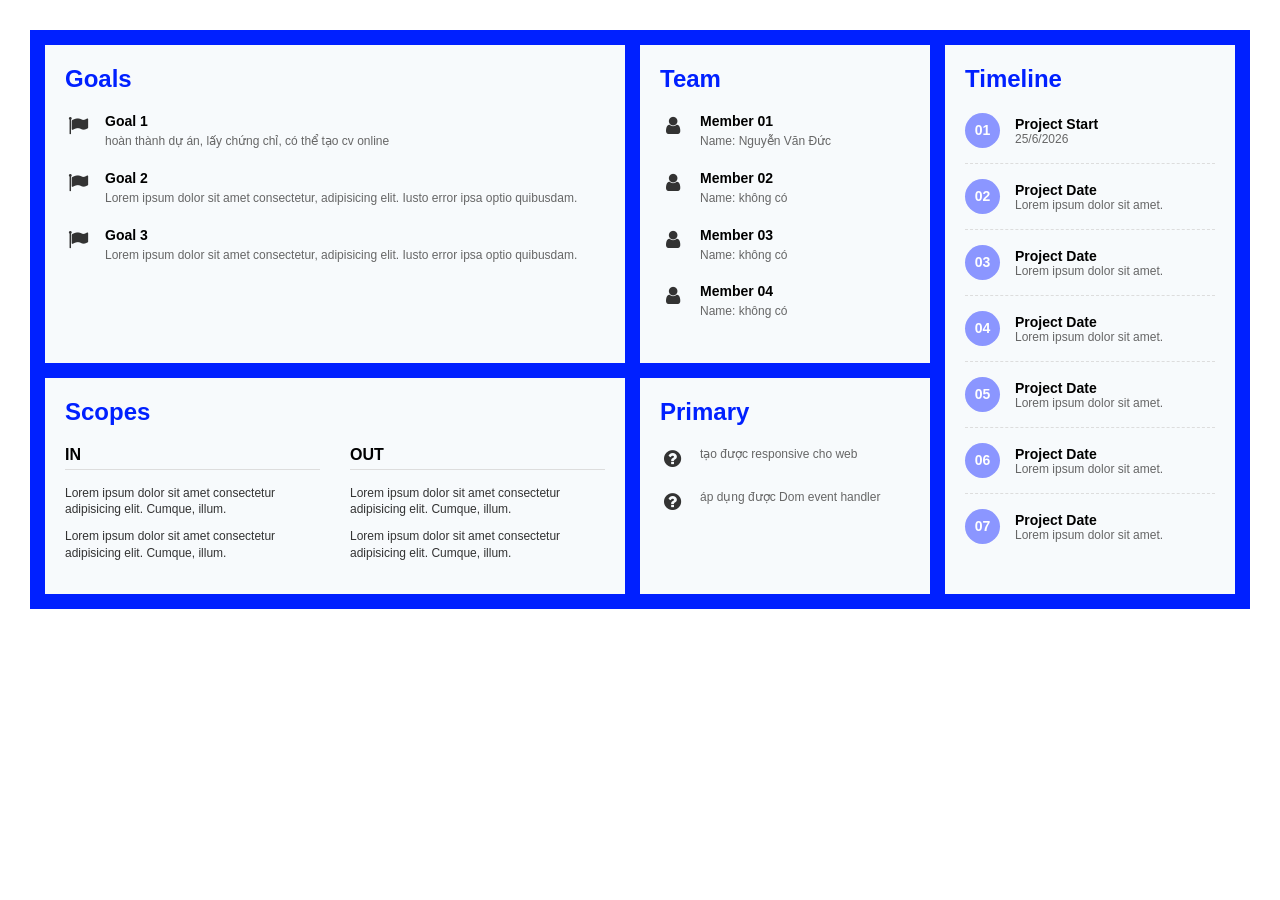
<file: as3 tự làm/project-detail.html>
<!DOCTYPE html>
<html lang="en">
<head>
    <meta charset="UTF-8">
    <meta name="viewport" content="width=device-width, initial-scale=1.0">
    <title>Project Charter - Chi tiết dự án</title>
    <link rel="stylesheet" href="https://cdnjs.cloudflare.com/ajax/libs/font-awesome/4.7.0/css/font-awesome.min.css">
    <link rel="stylesheet" href="css/project-charter.css">
</head>
<body>

    <div class="charter-container">
        
        <div class="box goals-box">
            <h2 class="box-title text-blue">Goals</h2>
            
            <div class="item">
                <i class="fa fa-flag icon"></i>
                <div class="item-text" >
                    <h3>Goal 1</h3>
                    <p>hoàn thành dự án, lấy chứng chỉ, có thể tạo cv online</p>
                </div>
            </div>
            
            <div class="item">
                <i class="fa fa-flag icon"></i>
                <div class="item-text">
                    <h3>Goal 2</h3>
                    <p>Lorem ipsum dolor sit amet consectetur, adipisicing elit. Iusto error ipsa optio quibusdam.</p>
                </div>
            </div>

            <div class="item">
                <i class="fa fa-flag icon"></i>
                <div class="item-text">
                    <h3>Goal 3</h3>
                    <p>Lorem ipsum dolor sit amet consectetur, adipisicing elit. Iusto error ipsa optio quibusdam.</p>
                </div>
            </div>
        </div>

        <div class="box team-box">
            <h2 class="box-title text-blue">Team</h2>
            
            <div class="item">
                <i class="fa fa-user icon"></i>
                <div class="item-text">
                    <h3>Member 01</h3>
                    <p>Name: Nguyễn Văn Đức</p>
                </div>
            </div>

            <div class="item">
                <i class="fa fa-user icon"></i>
                <div class="item-text">
                    <h3>Member 02</h3>
                    <p>Name: không có</p>
                </div>
            </div>

            <div class="item">
                <i class="fa fa-user icon"></i>
                <div class="item-text">
                    <h3>Member 03</h3>
                    <p>Name: không có</p>
                </div>
            </div>

            <div class="item">
                <i class="fa fa-user icon"></i>
                <div class="item-text">
                    <h3>Member 04</h3>
                    <p>Name: không có</p>
                </div>
            </div>
        </div>

        <div class="box timeline-box">
            <h2 class="box-title text-blue">Timeline</h2>
            
            <div class="time-item">
                <span class="circle-num">01</span>
                <div class="time-text">
                    <h3>Project Start</h3>
                    <p> 25/6/2026</p>
                </div>
            </div>

            <div class="time-item">
                <span class="circle-num">02</span>
                <div class="time-text">
                    <h3>Project Date</h3>
                    <p>Lorem ipsum dolor sit amet.</p>
                </div>
            </div>

            <div class="time-item">
                <span class="circle-num">03</span>
                <div class="time-text">
                    <h3>Project Date</h3>
                    <p>Lorem ipsum dolor sit amet.</p>
                </div>
            </div>

            <div class="time-item">
                <span class="circle-num">04</span>
                <div class="time-text">
                    <h3>Project Date</h3>
                    <p>Lorem ipsum dolor sit amet.</p>
                </div>
            </div>

            <div class="time-item">
                <span class="circle-num">05</span>
                <div class="time-text">
                    <h3>Project Date</h3>
                    <p>Lorem ipsum dolor sit amet.</p>
                </div>
            </div>

            <div class="time-item">
                <span class="circle-num">06</span>
                <div class="time-text">
                    <h3>Project Date</h3>
                    <p>Lorem ipsum dolor sit amet.</p>
                </div>
            </div>

            <div class="time-item">
                <span class="circle-num">07</span>
                <div class="time-text">
                    <h3>Project Date</h3>
                    <p>Lorem ipsum dolor sit amet.</p>
                </div>
            </div>
        </div>

        <div class="box scopes-box">
            <h2 class="box-title text-blue">Scopes</h2>
            
            <div class="scopes-split">
                <div class="scope-col">
                    <h3>IN</h3>
                    <p>Lorem ipsum dolor sit amet consectetur adipisicing elit. Cumque, illum.</p>
                    <p>Lorem ipsum dolor sit amet consectetur adipisicing elit. Cumque, illum.</p>
                </div>
                <div class="scope-col">
                    <h3>OUT</h3>
                    <p>Lorem ipsum dolor sit amet consectetur adipisicing elit. Cumque, illum.</p>
                    <p>Lorem ipsum dolor sit amet consectetur adipisicing elit. Cumque, illum.</p>
                </div>
            </div>
        </div>

        <div class="box primary-box">
            <h2 class="box-title text-blue">Primary</h2>
            
            <div class="item">
                <i class="fa fa-question-circle icon"></i>
                <div class="item-text">
                    <p> tạo được responsive cho web</p>
                </div>
            </div>

            <div class="item">
                <i class="fa fa-question-circle icon"></i>
                <div class="item-text">
                    <p>áp dụng được Dom event handler</p>
                </div>
            </div>
        </div>

    </div>

</body>
</html>
</file>
<file: as3 tự làm/css/project-charter.css>
* {
    box-sizing: border-box;
    margin: 0;
    padding: 0;
}

body {
    font-family: Arial, sans-serif;
    background-color: #fff;
    padding: 30px;
}


.text-blue {
    color: #0020ff;
}


.charter-container{
    display: grid;
    grid-template-columns: 2fr 1fr 1fr;
    grid-template-rows: auto auto;
    gap: 15px;
    margin: 0 auto;
    max-width:auto;
    background-color: #0020ff; 
    padding: 15px;
}
.timeline-box{
    grid-row : span 2;
}


.box {
    background-color: #f7fafc; 
    padding: 20px;
}

.box-title {
    font-size: 24px;
    font-weight: bold;
    margin-bottom: 20px;
}





.item {
    display: flex;
    align-items: flex-start;
    gap: 15px;
    margin-bottom: 20px;
}

.icon {
    font-size: 20px;
    color: #333;
    margin-top: 3px;
    width: 25px;
    text-align: center;
}

.item-text h3 {
    font-size: 14px;
    font-weight: bold;
    margin-bottom: 4px;
}

.item-text p {
    font-size: 12px;
    color: #666;
    line-height: 1.4;
}

/* scope */
.scopes-split {
    display: flex;
    gap: 30px;
}

.scope-col {
    flex: 1;
}

.scope-col h3 {
    font-size: 16px;
    font-weight: bold;
    margin-bottom: 15px;
    border-bottom: 1px solid #ddd;
    padding-bottom: 5px;
}

.scope-col p {
    font-size: 12px;
    color: #333;
    margin-bottom: 10px;
    line-height: 1.4;
}
/* 
time line */
.time-item {
    display: flex;
    align-items: center;
    gap: 15px;
    margin-bottom: 15px;
    padding-bottom: 15px;
    border-bottom: 1px dashed #ddd;
}

.time-item:last-child {
    border-bottom: none;
}

.circle-num {
    display: inline-block;
    width: 35px;
    height: 35px;
    line-height: 35px;
    background-color: #8b96ff; 
    color: white;
    text-align: center;
    border-radius: 60%;
    font-size: 14px;
    font-weight: bold;
}

.time-text h3 {
    font-size: 14px;
    font-weight: bold;
}

.time-text p {
    font-size: 12px;
    color: #666;
}


@media screen and (max-width: 991px) {
    .charter-container {
        display: grid;
        grid-template-columns: 1fr;
        gap: 15px;                  
        padding: 15px;              
        width: 90%;                 
        margin: 20px auto;          

    }
    .goals-box { order: 1; }
    .scopes-box { order: 2; }
    .team-box { order: 3; }
    .primary-box { order: 4; }
    .timeline-box { 
        order: 5;        
        grid-row: auto;  
    }

    .goals-box, .scopes-box, .team-box, .primary-box, .timeline-box {
        display: flex;
        flex-direction: column; 
        gap: 15px;              
    }


    .scopes-split {
        display: flex;
        flex-direction: column; 
        gap: 20px; 
    }
    .goals-box .item {
        display: flex;
        flex-direction: row; 
        align-items: flex-start;
    }

    .team-box .item, 
    .primary-box .item {
        display: flex;
        flex-direction: column; 
        align-items: center;    
        text-align: center;     
    }
    .time-item{
        flex-direction: column;
        align-items: start;
    }
    .item{
        flex-direction: column !important;
        justify-content: center !important;
        align-items: center !important;
    }
}
</file>
